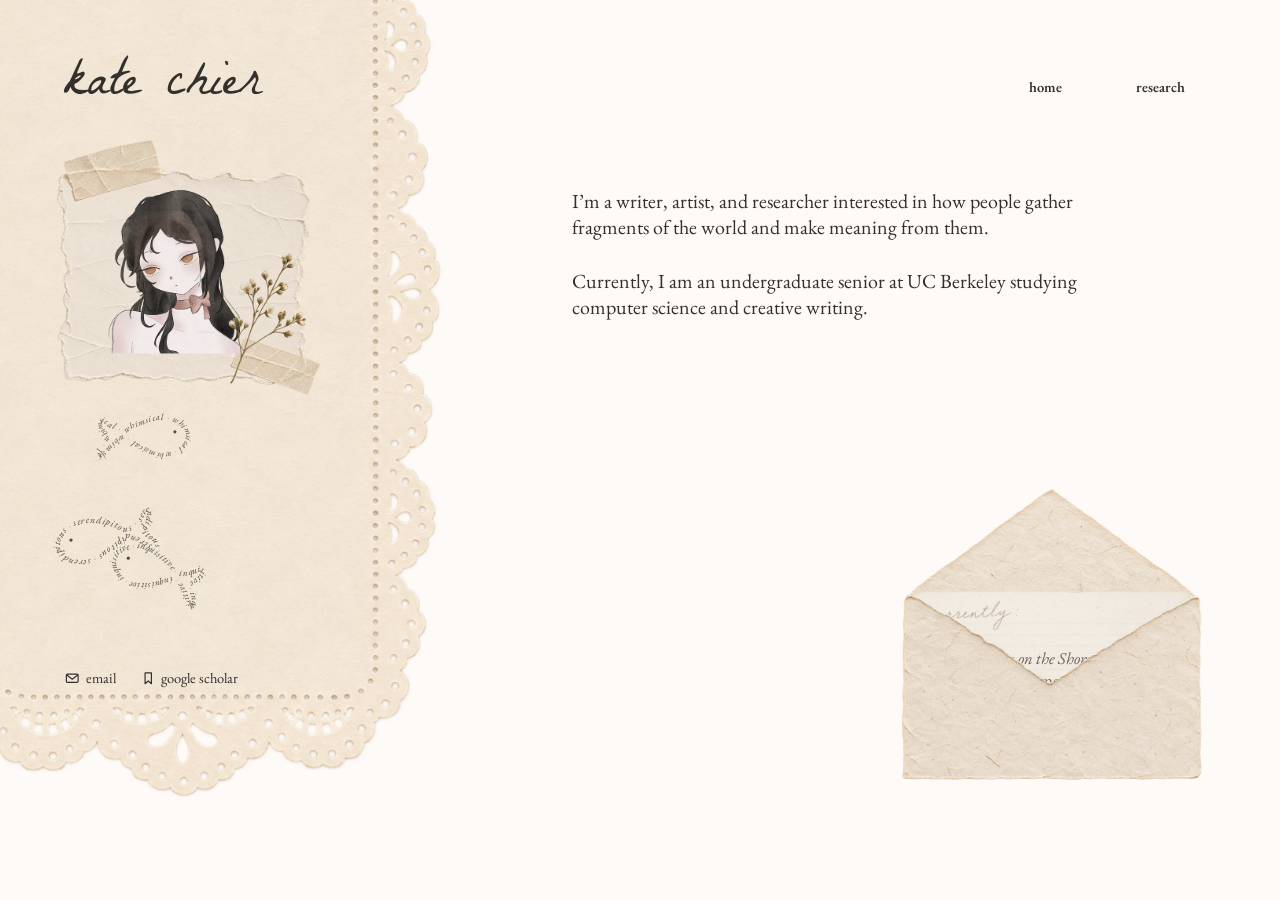
<file: index.html>
<!DOCTYPE html>
<html lang="en">
  <head>
    <meta charset="utf-8">
    <meta name="viewport" content="width=device-width, initial-scale=1">
    <title>kate chier</title>
    <meta name="description" content="Writer, artist, and researcher.">
    <meta property="og:title" content="kate chier">
    <meta property="og:description" content="Writer, artist, and researcher.">
    <meta property="og:url" content="https://kxchier.github.io/">
    <meta property="og:image" content="https://kxchier.github.io/images/preview.png">
    <meta property="og:image:width" content="1">
    <meta property="og:image:height" content="1">
    <meta name="twitter:card" content="summary">
    <meta name="twitter:title" content="kate chier">
    <meta name="twitter:description" content="Writer, artist, and researcher.">
    <meta name="robots" content="max-image-preview:none">
    <link rel="preconnect" href="https://fonts.googleapis.com">
    <link rel="preconnect" href="https://fonts.gstatic.com" crossorigin>
    <link href="https://fonts.googleapis.com/css2?family=EB+Garamond:ital,wght@0,400;0,600;1,400&family=La+Belle+Aurore&display=swap" rel="stylesheet">
    <link rel="stylesheet" href="css/styles.css">
  </head>
  <body class="home">
    <div class="stage">
      <aside class="side">
        <img class="lace" src="images/lace.png" alt="" draggable="false">
        <a class="logo" href="index.html">kate chier</a>
        <img
          class="portrait"
          src="images/portrait.png"
          alt="A small portrait on torn paper, held with tape, with a sprig of dried flowers"
          draggable="false"
        >
        <canvas
          class="word-fish"
          data-words="whimsical, serendipitous, inquisitive"
          role="img"
          aria-label="Three little fish swimming, made of the words whimsical, serendipitous, and inquisitive"
        ></canvas>
        <p class="contact">
          <a href="mailto:katechier@berkeley.edu"><svg viewBox="0 0 16 16" aria-hidden="true"><rect x="1.5" y="3.5" width="13" height="9" rx="1.2"/><path d="M2 4.5 8 9l6-4.5"/></svg>email</a>
          <a href="https://scholar.google.com/citations?hl=en&amp;user=lovXZTMAAAAJ&amp;view_op=list_works&amp;gmla=AN_4Zu_ws8wFNWCr-XQoKiSiYSovnGV3mcKAza-eAZcbV_cpkpUku-HW_ADzYzAMoAOBScFudoHN_Ml32Rk5WSrf" target="_blank" rel="noopener noreferrer"><svg viewBox="0 0 16 16" aria-hidden="true"><path d="M4.5 2h7v12L8 11l-3.5 3z"/></svg>google scholar</a>
        </p>
      </aside>
      <nav>
        <a href="index.html" aria-current="page">home</a>
        <a href="research.html">research</a>
      </nav>
      <div class="bio">
        <p>I’m a writer, artist, and researcher interested in how people gather fragments of the world and make meaning from them.</p>
        <p>Currently, I am an undergraduate senior at UC Berkeley studying computer science and creative writing.</p>
      </div>
      <div class="letter">
        <img class="letter-back" src="images/envelope.png" alt="" draggable="false">
        <div
          class="note"
          tabindex="0"
          aria-expanded="false"
          aria-label="Note. Drag it out of the envelope, or press Enter."
        >
          <img src="images/paper_note.png" alt="" draggable="false">
          <ul class="note-list">
            <li>reading <em>Kafka on the Shore</em></li>
            <li>finishing my last semester at UC Berkeley</li>
            <li>thinking about how humans are foragers and collages</li>
          </ul>
        </div>
        <img class="letter-front" src="images/envelope_front.png" alt="" draggable="false">
      </div>
    </div>
    <script src="js/letter.js?v=10"></script>
    <script src="js/word-fish.js"></script>
    <script src="js/navigation.js"></script>
  </body>
</html>
</file>
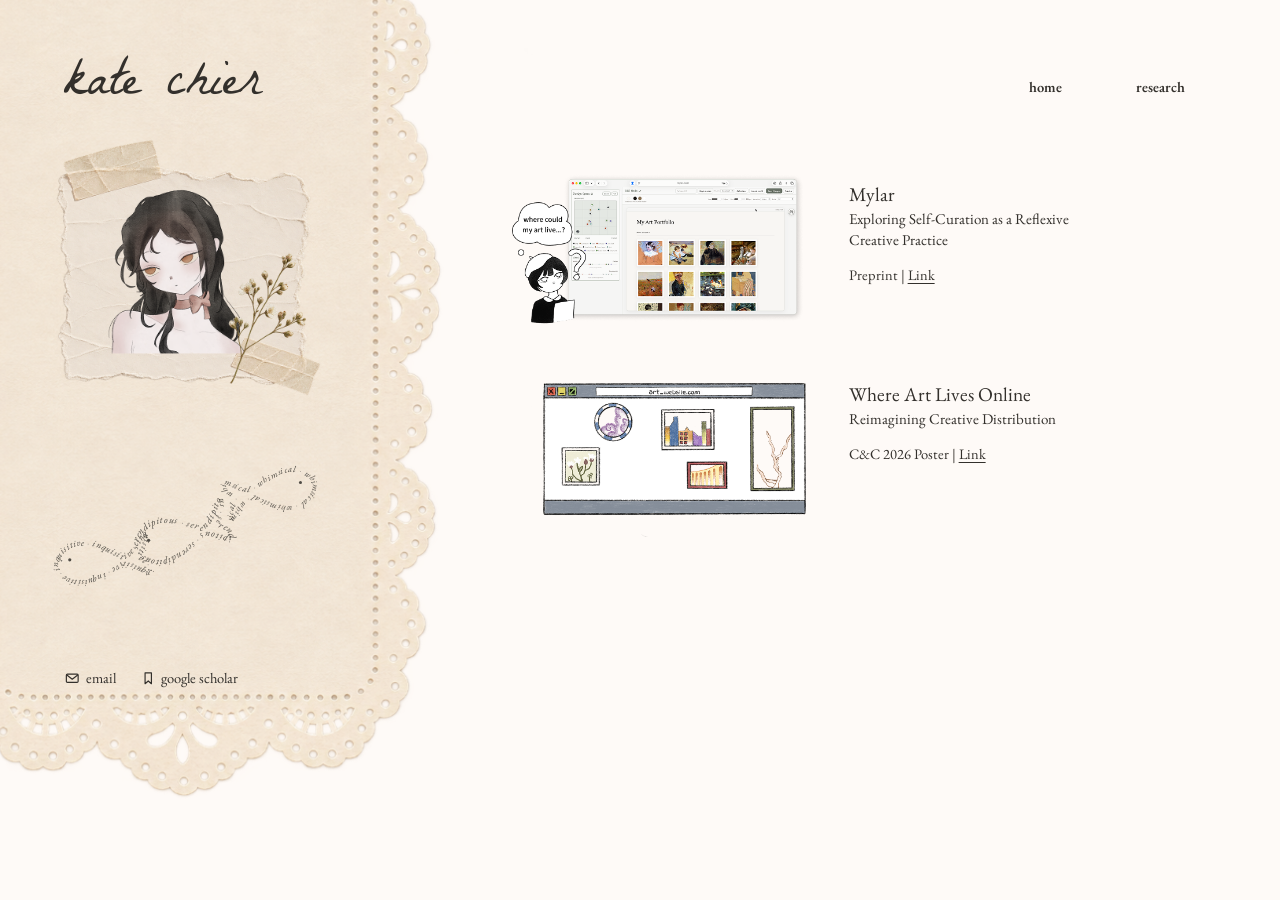
<file: research.html>
<!DOCTYPE html>
<html lang="en">
  <head>
    <meta charset="utf-8">
    <meta name="viewport" content="width=device-width, initial-scale=1">
    <title>research — kate chier</title>
    <meta name="description" content="Research by Kate Chier.">
    <link rel="preconnect" href="https://fonts.googleapis.com">
    <link rel="preconnect" href="https://fonts.gstatic.com" crossorigin>
    <link href="https://fonts.googleapis.com/css2?family=EB+Garamond:ital,wght@0,400;0,600;1,400&family=La+Belle+Aurore&display=swap" rel="stylesheet">
    <link rel="stylesheet" href="css/styles.css">
  </head>
  <body class="research">
    <div class="stage">
      <aside class="side">
        <img class="lace" src="images/lace.png" alt="" draggable="false">
        <a class="logo" href="index.html">kate chier</a>
        <img
          class="portrait"
          src="images/portrait.png"
          alt="A small portrait on torn paper, held with tape, with a sprig of dried flowers"
          draggable="false"
        >
        <canvas
          class="word-fish"
          data-words="whimsical, serendipitous, inquisitive"
          role="img"
          aria-label="Three little fish swimming, made of the words whimsical, serendipitous, and inquisitive"
        ></canvas>
        <p class="contact">
          <a href="mailto:katechier@berkeley.edu"><svg viewBox="0 0 16 16" aria-hidden="true"><rect x="1.5" y="3.5" width="13" height="9" rx="1.2"/><path d="M2 4.5 8 9l6-4.5"/></svg>email</a>
          <a href="https://scholar.google.com/citations?hl=en&amp;user=lovXZTMAAAAJ&amp;view_op=list_works&amp;gmla=AN_4Zu_ws8wFNWCr-XQoKiSiYSovnGV3mcKAza-eAZcbV_cpkpUku-HW_ADzYzAMoAOBScFudoHN_Ml32Rk5WSrf" target="_blank" rel="noopener noreferrer"><svg viewBox="0 0 16 16" aria-hidden="true"><path d="M4.5 2h7v12L8 11l-3.5 3z"/></svg>google scholar</a>
        </p>
      </aside>
      <nav>
        <a href="index.html">home</a>
        <a href="research.html" aria-current="page">research</a>
      </nav>
      <div class="projects">
        <article class="project">
          <img
            class="project-fig"
            src="images/mylar fig.png"
            alt="A person wondering where their art could live, beside a portfolio workspace"
            draggable="false"
          >
          <div class="project-copy">
            <h2>Mylar</h2>
            <p class="subtitle">Exploring Self-Curation as a Reflexive Creative Practice</p>
            <p class="meta">
              Preprint
              <span aria-hidden="true"> | </span>
              <a href="https://arxiv.org/abs/2610.21213" target="_blank" rel="noopener noreferrer">Link</a>
            </p>
          </div>
        </article>
        <article class="project">
          <img
            class="project-fig"
            src="images/walo fig.png"
            alt="A browser window filled with small artworks"
            draggable="false"
          >
          <div class="project-copy">
            <h2>Where Art Lives Online</h2>
            <p class="subtitle">Reimagining Creative Distribution</p>
            <p class="meta">
              C&amp;C 2026 Poster
              <span aria-hidden="true"> | </span>
              <a href="https://doi.org/10.1145/3803784.3816824" target="_blank" rel="noopener noreferrer">Link</a>
            </p>
          </div>
        </article>
      </div>
    </div>
    <script src="js/letter.js?v=10"></script>
    <script src="js/word-fish.js"></script>
    <script src="js/navigation.js"></script>
  </body>
</html>
</file>
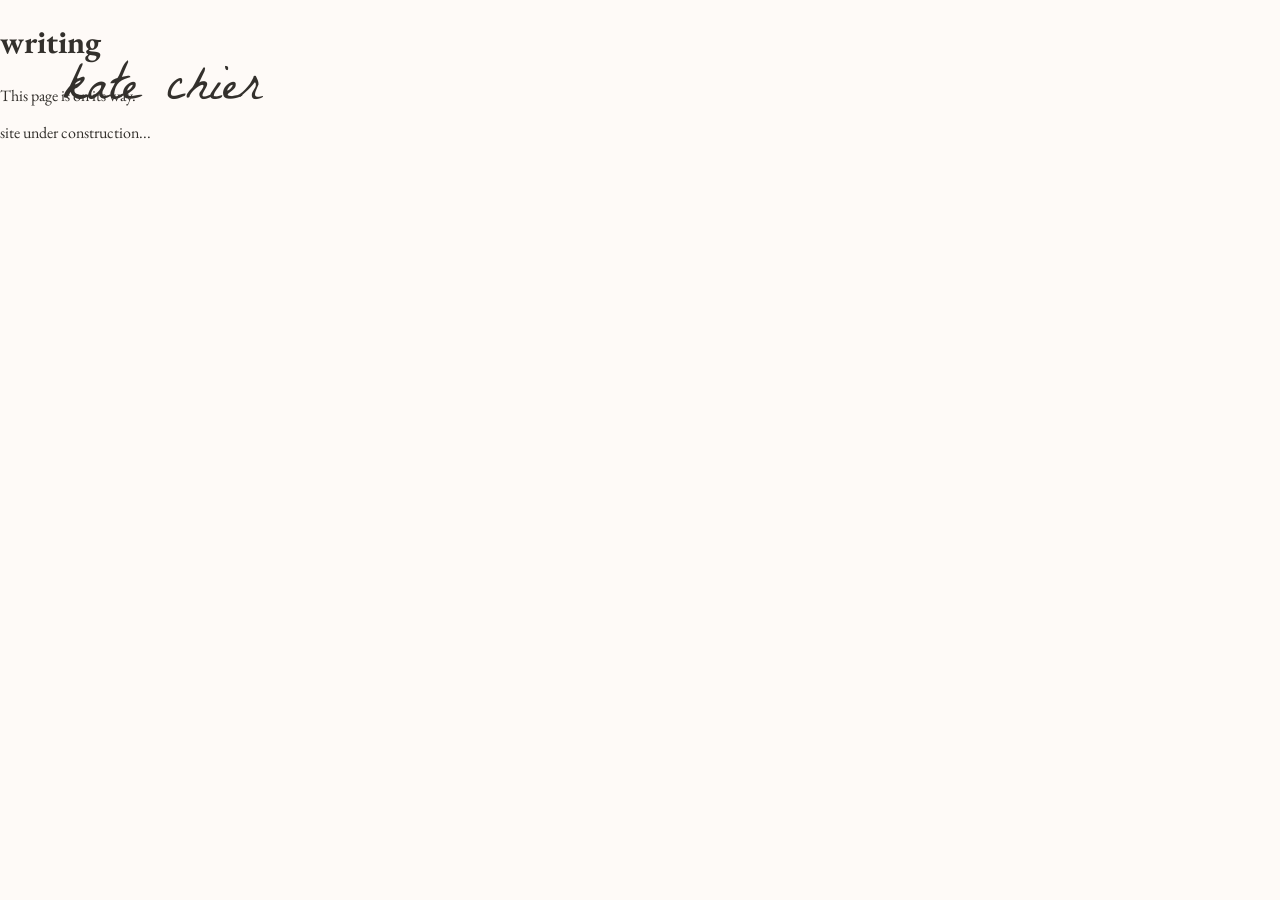
<file: writing.html>
<!DOCTYPE html>
<html lang="en">
  <head>
    <meta charset="utf-8">
    <meta name="viewport" content="width=device-width, initial-scale=1">
    <title>writing — kate chier</title>
    <meta name="description" content="Writing by Kate Chier.">
    <link rel="preconnect" href="https://fonts.googleapis.com">
    <link rel="preconnect" href="https://fonts.gstatic.com" crossorigin>
    <link href="https://fonts.googleapis.com/css2?family=EB+Garamond:ital,wght@0,400;1,400&family=La+Belle+Aurore&display=swap" rel="stylesheet">
    <link rel="stylesheet" href="css/styles.css">
  </head>
  <body class="page">
    <header class="bar">
      <a class="logo" href="index.html">kate chier</a>
    </header>
    <main class="sheet">
      <h1>writing</h1>
      <p>This page is on its way.</p>
    </main>
    <p class="footnote">site under construction...</p>
  </body>
</html>
</file>
<file: css/styles.css>
:root {
  --paper: #fefaf7;
  --ink: #33302c;
  --stage-ratio: 1024 / 665;
  --serif: "EB Garamond", "Iowan Old Style", Palatino, "Palatino Linotype", serif;
  --script: "La Belle Aurore", "Segoe Script", cursive;
}

* {
  box-sizing: border-box;
}

html,
body {
  margin: 0;
  min-height: 100%;
}

body {
  color: var(--ink);
  background-color: var(--paper);
  font-family: var(--serif);
  overflow-x: hidden;
}

a {
  color: inherit;
  text-decoration: none;
}

a:hover {
  text-decoration: underline;
  text-underline-offset: 0.28em;
  text-decoration-thickness: 1px;
}

a:focus-visible {
  outline: 1px solid var(--ink);
  outline-offset: 4px;
}

::selection {
  background: #e6d3bf;
  color: var(--ink);
}

img {
  display: block;
  max-width: 100%;
  height: auto;
}

/* Shared frame. Positions follow the reference frame (1024 × 665); the lace
   bleeds off the top-left corner, so the frame is pinned there. */

.stage {
  position: relative;
  width: min(100vw, calc(100dvh * var(--stage-ratio) - 2px));
  aspect-ratio: var(--stage-ratio);
  container-type: inline-size;
}

.lace,
.portrait,
.project-fig,
.letter-back,
.letter-front,
.note img {
  pointer-events: none;
  -webkit-user-drag: none;
  user-select: none;
}

.lace {
  position: absolute;
  left: -15.5cqi;
  top: -15.7cqi;
  width: 59.6cqi;
  max-width: none;
}

.logo {
  position: absolute;
  left: 4.9%;
  top: 7.2%;
  font-family: var(--script);
  font-size: 4.1cqi;
  font-weight: 400;
  line-height: 1;
  letter-spacing: 0.01em;
}

.logo:hover {
  text-decoration: none;
  opacity: 0.7;
}

.portrait {
  position: absolute;
  left: 2.6%;
  top: 14.3%;
  width: 23%;
}

.word-fish {
  position: absolute;
  left: 2.6%;
  top: 48.6%;
  width: 24.6%;
  height: 27.6%;
  display: block;
  color: var(--ink);
  touch-action: pan-y;
}

.contact {
  position: absolute;
  left: 5.1%;
  bottom: 17.4%;
  margin: 0;
  display: flex;
  gap: 2cqi;
  font-size: min(1.52cqi, 14.5px);
  line-height: 1.2;
}

.contact a {
  display: inline-flex;
  align-items: center;
  gap: 0.4em;
}

.contact svg {
  width: 1em;
  height: 1em;
  flex: none;
  fill: none;
  stroke: currentColor;
  stroke-width: 1.3;
  stroke-linecap: round;
  stroke-linejoin: round;
}

nav {
  position: absolute;
  top: 9.6%;
  right: 7.4%;
  display: flex;
  align-items: baseline;
  gap: 5.8cqi;
}

nav a {
  font-size: min(1.52cqi, 14.5px);
  font-weight: 600;
  line-height: 1;
}

/* Home */

.bio {
  position: absolute;
  left: 40.5%;
  right: 7.4%;
  top: 22.6%;
  max-width: 28em;
  margin-inline: auto;
  font-size: min(2.1cqi, 20px);
  line-height: 1.33;
}

.bio p {
  margin: 0;
}

.bio p + p {
  margin-top: 1.33em;
}

.letter {
  position: absolute;
  right: 3%;
  bottom: 1.5%;
  width: 29.7%;
  aspect-ratio: 1;
  z-index: 3;
  user-select: none;
}

.letter-back,
.letter-front {
  position: absolute;
}

.letter-back {
  inset: 0;
  width: 100%;
  height: 100%;
  z-index: 1;
}

.letter-front {
  z-index: 3;
  width: 98.88%;
  left: 0.08%;
  top: 4.7%;
  height: auto;
}

.note {
  position: absolute;
  z-index: 2;
  width: 78%;
  left: 11%;
  top: 38%;
  container-type: inline-size;
  overflow: hidden;
  cursor: grab;
  touch-action: none;
  --shift: 0px;
  --peek: 0px;
  transform: translateY(calc(var(--shift) + var(--peek)));
  transition: transform 0.55s cubic-bezier(0.22, 0.8, 0.28, 1);
}

.note:hover:not(.is-dragging):not(.is-out) {
  --peek: -10px;
}

.note.is-dragging {
  cursor: grabbing;
  transition: none;
}

.note:focus {
  outline: none;
}

.note img {
  width: 100%;
  height: auto;
}

.note-list {
  position: absolute;
  left: 5%;
  right: 5%;
  top: 24%;
  bottom: 16%;
  margin: 0;
  padding: 0;
  list-style: none;
  display: flex;
  flex-direction: column;
  justify-content: center;
  gap: 0.22em;
  color: #6a5f54;
  font-family: var(--serif);
  font-size: 5.6cqi;
  line-height: 1.12;
}

.note-list li {
  margin: 0;
  padding-left: 0.8em;
  text-indent: -0.8em;
  white-space: normal;
}

.note-list li::before {
  content: "· ";
}

.note-list em {
  font-style: italic;
}

/* Research */

.projects {
  position: absolute;
  left: 40%;
  top: 20.9%;
  display: grid;
  row-gap: 3.7cqi;
}

.project {
  display: grid;
  grid-template-columns: 22.8cqi min(25cqi, 238px);
  column-gap: 3.5cqi;
  align-items: start;
}

.project-fig {
  width: 100%;
}

.project + .project .project-fig {
  transform: translateX(1.3cqi);
}

.project-copy {
  padding-top: 0.7cqi;
}

.project-copy h2,
.project-copy p {
  margin: 0;
  font-weight: 400;
}

.project-copy h2 {
  font-size: min(2.05cqi, 19.5px);
  line-height: 1.2;
}

.project-copy .subtitle {
  margin-top: 0.1em;
  font-size: min(1.56cqi, 15px);
  line-height: 1.4;
}

.project-copy .meta {
  margin-top: 1.1em;
  font-size: min(1.5cqi, 14.5px);
  line-height: 1.2;
}

.project-copy .meta a {
  text-decoration: underline;
  text-underline-offset: 0.2em;
  text-decoration-thickness: 1px;
}

/* Phones: the lace becomes a header card and everything else stacks below. */

@media (max-width: 720px) {
  .stage {
    width: 100%;
    aspect-ratio: auto;
    min-height: 100dvh;
    padding-bottom: 28px;
  }

  .side {
    position: relative;
    isolation: isolate;
    width: 66vw;
    padding: 30px 0 64px 22px;
  }

  .lace {
    left: auto;
    top: auto;
    right: -29.3%;
    bottom: -3%;
    width: 180%;
    z-index: -1;
  }

  .logo,
  .portrait,
  .word-fish,
  .contact {
    position: static;
  }

  .word-fish {
    width: 82%;
    height: 170px;
    margin: 10px 0 0 -10px;
  }

  .logo {
    display: inline-block;
    font-size: 38px;
  }

  .portrait {
    width: 82%;
    margin: 18px 0 0 -10px;
  }

  .contact {
    margin-top: 18px;
    gap: 16px;
    font-size: 15px;
  }

  nav {
    top: 38px;
    right: 20px;
    gap: 16px;
  }

  nav a {
    font-size: 15px;
  }

  .bio,
  .projects {
    position: static;
    width: auto;
    margin: 44px 22px 0;
  }

  .bio {
    font-size: 18px;
    line-height: 1.4;
  }

  .letter {
    position: relative;
    right: auto;
    bottom: auto;
    width: min(80%, 320px);
    margin: 28px 22px 0 auto;
  }

  .projects {
    row-gap: 40px;
  }

  .project {
    grid-template-columns: 1fr;
    row-gap: 14px;
  }

  .project-fig {
    width: min(100%, 320px);
  }

  .project-copy h2 {
    font-size: 21px;
  }

  .project-copy .subtitle {
    font-size: 16px;
  }

  .project-copy .meta {
    font-size: 15px;
  }
}
</file>
